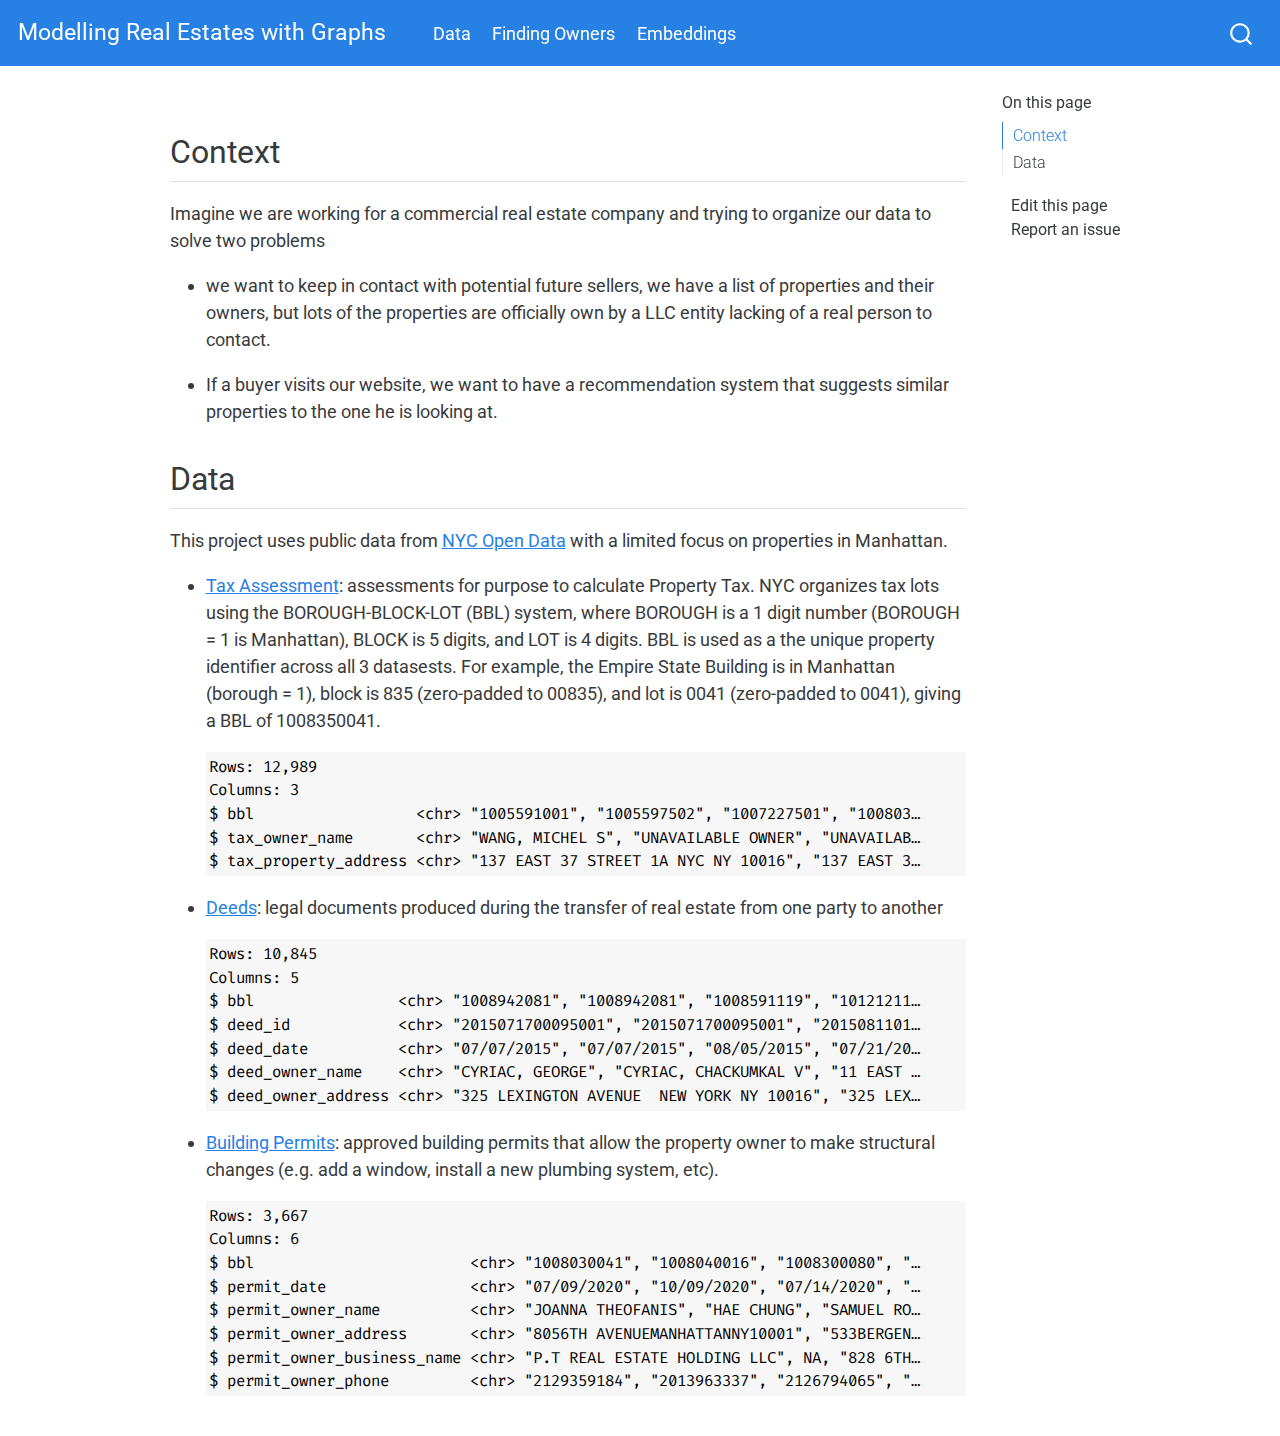
<file: index.html>
<html xmlns="http://www.w3.org/1999/xhtml">    
  <head>      
    <title>Redirect to docs/data.html</title>      
    <meta http-equiv="refresh" content="0;URL='docs/data.html'" />    
  </head>    
  <body> 
  </body>  
</html>
</file>
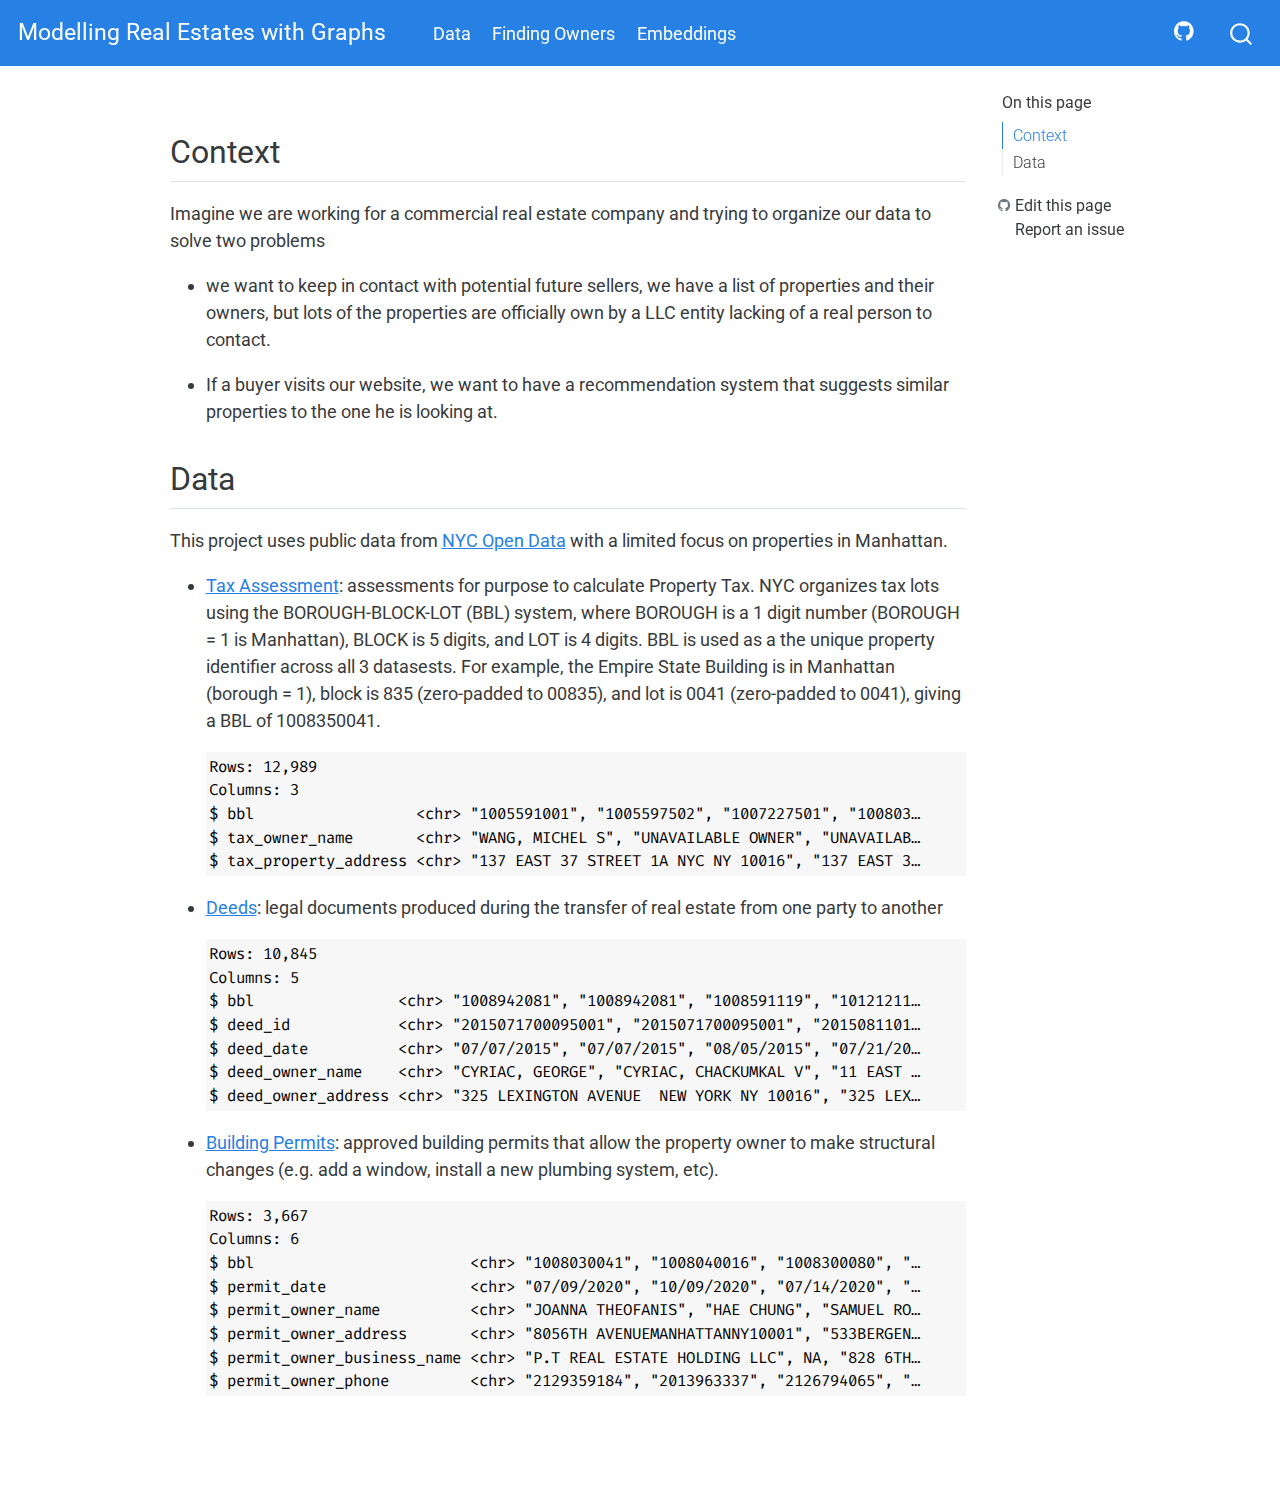
<file: docs/data.html>
<!DOCTYPE html>
<html xmlns="http://www.w3.org/1999/xhtml" lang="en" xml:lang="en"><head>

<meta charset="utf-8">
<meta name="generator" content="quarto-1.2.198">

<meta name="viewport" content="width=device-width, initial-scale=1.0, user-scalable=yes">


<title>Modelling Real Estates with Graphs – data</title>
<style>
code{white-space: pre-wrap;}
span.smallcaps{font-variant: small-caps;}
div.columns{display: flex; gap: min(4vw, 1.5em);}
div.column{flex: auto; overflow-x: auto;}
div.hanging-indent{margin-left: 1.5em; text-indent: -1.5em;}
ul.task-list{list-style: none;}
ul.task-list li input[type="checkbox"] {
  width: 0.8em;
  margin: 0 0.8em 0.2em -1.6em;
  vertical-align: middle;
}
</style>


<script src="../site_libs/quarto-nav/quarto-nav.js"></script>
<script src="../site_libs/quarto-nav/headroom.min.js"></script>
<script src="../site_libs/clipboard/clipboard.min.js"></script>
<script src="../site_libs/quarto-search/autocomplete.umd.js"></script>
<script src="../site_libs/quarto-search/fuse.min.js"></script>
<script src="../site_libs/quarto-search/quarto-search.js"></script>
<meta name="quarto:offset" content="../">
<script src="../site_libs/quarto-html/quarto.js"></script>
<script src="../site_libs/quarto-html/popper.min.js"></script>
<script src="../site_libs/quarto-html/tippy.umd.min.js"></script>
<script src="../site_libs/quarto-html/anchor.min.js"></script>
<link href="../site_libs/quarto-html/tippy.css" rel="stylesheet">
<link href="../site_libs/quarto-html/quarto-syntax-highlighting.css" rel="stylesheet" id="quarto-text-highlighting-styles">
<script src="../site_libs/bootstrap/bootstrap.min.js"></script>
<link href="../site_libs/bootstrap/bootstrap-icons.css" rel="stylesheet">
<link href="../site_libs/bootstrap/bootstrap.min.css" rel="stylesheet" id="quarto-bootstrap" data-mode="light">
<script id="quarto-search-options" type="application/json">{
  "location": "navbar",
  "copy-button": false,
  "collapse-after": 3,
  "panel-placement": "end",
  "type": "overlay",
  "limit": 20,
  "language": {
    "search-no-results-text": "No results",
    "search-matching-documents-text": "matching documents",
    "search-copy-link-title": "Copy link to search",
    "search-hide-matches-text": "Hide additional matches",
    "search-more-match-text": "more match in this document",
    "search-more-matches-text": "more matches in this document",
    "search-clear-button-title": "Clear",
    "search-detached-cancel-button-title": "Cancel",
    "search-submit-button-title": "Submit"
  }
}</script>


</head>

<body class="nav-fixed">

<div id="quarto-search-results"></div>
  <header id="quarto-header" class="headroom fixed-top">
    <nav class="navbar navbar-expand-lg navbar-dark ">
      <div class="navbar-container container-fluid">
      <div class="navbar-brand-container">
    <a class="navbar-brand" href="../index.html">
    <span class="navbar-title">Modelling Real Estates with Graphs</span>
    </a>
  </div>
          <button class="navbar-toggler" type="button" data-bs-toggle="collapse" data-bs-target="#navbarCollapse" aria-controls="navbarCollapse" aria-expanded="false" aria-label="Toggle navigation" onclick="if (window.quartoToggleHeadroom) { window.quartoToggleHeadroom(); }">
  <span class="navbar-toggler-icon"></span>
</button>
          <div class="collapse navbar-collapse" id="navbarCollapse">
            <ul class="navbar-nav navbar-nav-scroll me-auto">
  <li class="nav-item">
    <a class="nav-link active" href="../docs/data.html" aria-current="page">
 <span class="menu-text">Data</span></a>
  </li>  
  <li class="nav-item">
    <a class="nav-link" href="../docs/owners.html">
 <span class="menu-text">Finding Owners</span></a>
  </li>  
  <li class="nav-item">
    <a class="nav-link" href="../docs/embedding.html">
 <span class="menu-text">Embeddings</span></a>
  </li>  
</ul>
            <ul class="navbar-nav navbar-nav-scroll ms-auto">
  <li class="nav-item compact">
    <a class="nav-link" href="https://github.com/qiushiyan/nyc-properties-knowledge-graph"><i class="bi bi-github" role="img" aria-label="GitHub">
</i> 
 <span class="menu-text"></span></a>
  </li>  
</ul>
              <div id="quarto-search" class="" title="Search"></div>
          </div> <!-- /navcollapse -->
      </div> <!-- /container-fluid -->
    </nav>
</header>
<!-- content -->
<div id="quarto-content" class="quarto-container page-columns page-rows-contents page-layout-article page-navbar">
<!-- sidebar -->
<!-- margin-sidebar -->
    <div id="quarto-margin-sidebar" class="sidebar margin-sidebar">
        <nav id="TOC" role="doc-toc" class="toc-active">
    <h2 id="toc-title">On this page</h2>
   
  <ul>
  <li><a href="#context" id="toc-context" class="nav-link active" data-scroll-target="#context">Context</a></li>
  <li><a href="#data" id="toc-data" class="nav-link" data-scroll-target="#data">Data</a></li>
  </ul>
<div class="toc-actions"><div><i class="bi bi-github"></i></div><div class="action-links"><p><a href="https://github.com/qiushiyan/nyc-properties-knowledge-graph/edit/main/docs/data.qmd" class="toc-action">Edit this page</a></p><p><a href="https://github.com/qiushiyan/nyc-properties-knowledge-graph/issues/new" class="toc-action">Report an issue</a></p></div></div></nav>
    </div>
<!-- main -->
<main class="content" id="quarto-document-content">



<section id="context" class="level2">
<h2 class="anchored" data-anchor-id="context">Context</h2>
<p>Imagine we are working for a commercial real estate company and trying to organize our data to solve two problems</p>
<ul>
<li><p>we want to keep in contact with potential future sellers, we have a list of properties and their owners, but lots of the properties are officially own by a LLC entity lacking of a real person to contact.</p></li>
<li><p>If a buyer visits our website, we want to have a recommendation system that suggests similar properties to the one he is looking at.</p></li>
</ul>
</section>
<section id="data" class="level2">
<h2 class="anchored" data-anchor-id="data">Data</h2>
<p>This project uses public data from <a href="https://opendata.cityofnewyork.us/">NYC Open Data</a> with a limited focus on properties in Manhattan.</p>
<ul>
<li><p><a href="https://data.cityofnewyork.us/City-Government/Property-Valuation-and-Assessment-Data-Tax-Classes/8y4t-faws">Tax Assessment</a>: assessments for purpose to calculate Property Tax. NYC organizes tax lots using the BOROUGH-BLOCK-LOT (BBL) system, where BOROUGH is a 1 digit number (BOROUGH = 1 is Manhattan), BLOCK is 5 digits, and LOT is 4 digits. BBL is used as a the unique property identifier across all 3 datasests. For example, the Empire State Building is in Manhattan (borough = 1), block is 835 (zero-padded to 00835), and lot is 0041 (zero-padded to 0041), giving a BBL of 1008350041.</p>
<div class="cell">
<div class="cell-output cell-output-stdout">
<pre><code>Rows: 12,989
Columns: 3
$ bbl                  &lt;chr&gt; "1005591001", "1005597502", "1007227501", "100803…
$ tax_owner_name       &lt;chr&gt; "WANG, MICHEL S", "UNAVAILABLE OWNER", "UNAVAILAB…
$ tax_property_address &lt;chr&gt; "137 EAST 37 STREET 1A NYC NY 10016", "137 EAST 3…</code></pre>
</div>
</div></li>
<li><p><a href="https://data.cityofnewyork.us/City-Government/ACRIS-Real-Property-Master/bnx9-e6tj">Deeds</a>: legal documents produced during the transfer of real estate from one party to another</p>
<div class="cell">
<div class="cell-output cell-output-stdout">
<pre><code>Rows: 10,845
Columns: 5
$ bbl                &lt;chr&gt; "1008942081", "1008942081", "1008591119", "10121211…
$ deed_id            &lt;chr&gt; "2015071700095001", "2015071700095001", "2015081101…
$ deed_date          &lt;chr&gt; "07/07/2015", "07/07/2015", "08/05/2015", "07/21/20…
$ deed_owner_name    &lt;chr&gt; "CYRIAC, GEORGE", "CYRIAC, CHACKUMKAL V", "11 EAST …
$ deed_owner_address &lt;chr&gt; "325 LEXINGTON AVENUE  NEW YORK NY 10016", "325 LEX…</code></pre>
</div>
</div></li>
<li><p><a href="https://data.cityofnewyork.us/Housing-Development/DOB-Permit-Issuance/ipu4-2q9a">Building Permits</a>: approved building permits that allow the property owner to make structural changes (e.g.&nbsp;add a window, install a new plumbing system, etc).</p>
<div class="cell">
<div class="cell-output cell-output-stdout">
<pre><code>Rows: 3,667
Columns: 6
$ bbl                        &lt;chr&gt; "1008030041", "1008040016", "1008300080", "…
$ permit_date                &lt;chr&gt; "07/09/2020", "10/09/2020", "07/14/2020", "…
$ permit_owner_name          &lt;chr&gt; "JOANNA THEOFANIS", "HAE CHUNG", "SAMUEL RO…
$ permit_owner_address       &lt;chr&gt; "8056TH AVENUEMANHATTANNY10001", "533BERGEN…
$ permit_owner_business_name &lt;chr&gt; "P.T REAL ESTATE HOLDING LLC", NA, "828 6TH…
$ permit_owner_phone         &lt;chr&gt; "2129359184", "2013963337", "2126794065", "…</code></pre>
</div>
</div></li>
</ul>


<!-- -->

</section>

</main> <!-- /main -->
<script id="quarto-html-after-body" type="application/javascript">
window.document.addEventListener("DOMContentLoaded", function (event) {
  const toggleBodyColorMode = (bsSheetEl) => {
    const mode = bsSheetEl.getAttribute("data-mode");
    const bodyEl = window.document.querySelector("body");
    if (mode === "dark") {
      bodyEl.classList.add("quarto-dark");
      bodyEl.classList.remove("quarto-light");
    } else {
      bodyEl.classList.add("quarto-light");
      bodyEl.classList.remove("quarto-dark");
    }
  }
  const toggleBodyColorPrimary = () => {
    const bsSheetEl = window.document.querySelector("link#quarto-bootstrap");
    if (bsSheetEl) {
      toggleBodyColorMode(bsSheetEl);
    }
  }
  toggleBodyColorPrimary();  
  const icon = "";
  const anchorJS = new window.AnchorJS();
  anchorJS.options = {
    placement: 'right',
    icon: icon
  };
  anchorJS.add('.anchored');
  const clipboard = new window.ClipboardJS('.code-copy-button', {
    target: function(trigger) {
      return trigger.previousElementSibling;
    }
  });
  clipboard.on('success', function(e) {
    // button target
    const button = e.trigger;
    // don't keep focus
    button.blur();
    // flash "checked"
    button.classList.add('code-copy-button-checked');
    var currentTitle = button.getAttribute("title");
    button.setAttribute("title", "Copied!");
    let tooltip;
    if (window.bootstrap) {
      button.setAttribute("data-bs-toggle", "tooltip");
      button.setAttribute("data-bs-placement", "left");
      button.setAttribute("data-bs-title", "Copied!");
      tooltip = new bootstrap.Tooltip(button, 
        { trigger: "manual", 
          customClass: "code-copy-button-tooltip",
          offset: [0, -8]});
      tooltip.show();    
    }
    setTimeout(function() {
      if (tooltip) {
        tooltip.hide();
        button.removeAttribute("data-bs-title");
        button.removeAttribute("data-bs-toggle");
        button.removeAttribute("data-bs-placement");
      }
      button.setAttribute("title", currentTitle);
      button.classList.remove('code-copy-button-checked');
    }, 1000);
    // clear code selection
    e.clearSelection();
  });
  const viewSource = window.document.getElementById('quarto-view-source') ||
                     window.document.getElementById('quarto-code-tools-source');
  if (viewSource) {
    const sourceUrl = viewSource.getAttribute("data-quarto-source-url");
    viewSource.addEventListener("click", function(e) {
      if (sourceUrl) {
        // rstudio viewer pane
        if (/\bcapabilities=\b/.test(window.location)) {
          window.open(sourceUrl);
        } else {
          window.location.href = sourceUrl;
        }
      } else {
        const modal = new bootstrap.Modal(document.getElementById('quarto-embedded-source-code-modal'));
        modal.show();
      }
      return false;
    });
  }
  function toggleCodeHandler(show) {
    return function(e) {
      const detailsSrc = window.document.querySelectorAll(".cell > details > .sourceCode");
      for (let i=0; i<detailsSrc.length; i++) {
        const details = detailsSrc[i].parentElement;
        if (show) {
          details.open = true;
        } else {
          details.removeAttribute("open");
        }
      }
      const cellCodeDivs = window.document.querySelectorAll(".cell > .sourceCode");
      const fromCls = show ? "hidden" : "unhidden";
      const toCls = show ? "unhidden" : "hidden";
      for (let i=0; i<cellCodeDivs.length; i++) {
        const codeDiv = cellCodeDivs[i];
        if (codeDiv.classList.contains(fromCls)) {
          codeDiv.classList.remove(fromCls);
          codeDiv.classList.add(toCls);
        } 
      }
      return false;
    }
  }
  const hideAllCode = window.document.getElementById("quarto-hide-all-code");
  if (hideAllCode) {
    hideAllCode.addEventListener("click", toggleCodeHandler(false));
  }
  const showAllCode = window.document.getElementById("quarto-show-all-code");
  if (showAllCode) {
    showAllCode.addEventListener("click", toggleCodeHandler(true));
  }
  function tippyHover(el, contentFn) {
    const config = {
      allowHTML: true,
      content: contentFn,
      maxWidth: 500,
      delay: 100,
      arrow: false,
      appendTo: function(el) {
          return el.parentElement;
      },
      interactive: true,
      interactiveBorder: 10,
      theme: 'quarto',
      placement: 'bottom-start'
    };
    window.tippy(el, config); 
  }
  const noterefs = window.document.querySelectorAll('a[role="doc-noteref"]');
  for (var i=0; i<noterefs.length; i++) {
    const ref = noterefs[i];
    tippyHover(ref, function() {
      // use id or data attribute instead here
      let href = ref.getAttribute('data-footnote-href') || ref.getAttribute('href');
      try { href = new URL(href).hash; } catch {}
      const id = href.replace(/^#\/?/, "");
      const note = window.document.getElementById(id);
      return note.innerHTML;
    });
  }
  const findCites = (el) => {
    const parentEl = el.parentElement;
    if (parentEl) {
      const cites = parentEl.dataset.cites;
      if (cites) {
        return {
          el,
          cites: cites.split(' ')
        };
      } else {
        return findCites(el.parentElement)
      }
    } else {
      return undefined;
    }
  };
  var bibliorefs = window.document.querySelectorAll('a[role="doc-biblioref"]');
  for (var i=0; i<bibliorefs.length; i++) {
    const ref = bibliorefs[i];
    const citeInfo = findCites(ref);
    if (citeInfo) {
      tippyHover(citeInfo.el, function() {
        var popup = window.document.createElement('div');
        citeInfo.cites.forEach(function(cite) {
          var citeDiv = window.document.createElement('div');
          citeDiv.classList.add('hanging-indent');
          citeDiv.classList.add('csl-entry');
          var biblioDiv = window.document.getElementById('ref-' + cite);
          if (biblioDiv) {
            citeDiv.innerHTML = biblioDiv.innerHTML;
          }
          popup.appendChild(citeDiv);
        });
        return popup.innerHTML;
      });
    }
  }
});
</script><div class="modal fade" id="quarto-embedded-source-code-modal" tabindex="-1" aria-labelledby="quarto-embedded-source-code-modal-label" aria-hidden="true"><div class="modal-dialog modal-dialog-scrollable"><div class="modal-content"><div class="modal-header"><h5 class="modal-title" id="quarto-embedded-source-code-modal-label">Source Code</h5><button class="btn-close" data-bs-dismiss="modal"></button></div><div class="modal-body"><div class="">
<pre class="markdown" data-shortcodes="false"><code>---
execute:
  echo: false
  message: false
  warning: false
---

## Context

Imagine we are working for a commercial real estate company and trying to organize our data to solve two problems

- we want to keep in contact with potential future sellers, we have a list of properties and their owners, but lots of the properties are officially own by a LLC entity lacking of a real person to contact.

- If a buyer visits our website, we want to have a recommendation system that suggests similar properties to the one he is looking at.



## Data

This project uses public data from [NYC Open Data](https://opendata.cityofnewyork.us/) with a limited focus on properties in Manhattan.

- [Tax Assessment](https://data.cityofnewyork.us/City-Government/Property-Valuation-and-Assessment-Data-Tax-Classes/8y4t-faws): assessments for purpose to calculate Property Tax. NYC organizes tax lots using the BOROUGH-BLOCK-LOT (BBL) system, where BOROUGH is a 1 digit number (BOROUGH = 1 is Manhattan), BLOCK is 5 digits, and LOT is 4 digits. BBL is used as a the unique property identifier across all 3 datasests. For example, the Empire State Building is in Manhattan (borough = 1), block is 835 (zero-padded to 00835), and lot is 0041 (zero-padded to 0041), giving a BBL of 1008350041.

  ```{r}
  vroom::vroom("data/tax_small_final.csv") |&gt;
    dplyr::mutate(bbl = as.character(bbl)) |&gt;
    dplyr::glimpse()
  ```

- [Deeds](https://data.cityofnewyork.us/City-Government/ACRIS-Real-Property-Master/bnx9-e6tj): legal documents produced during the transfer of real estate from one party to another

  ```{r}
  vroom::vroom("data/deed_small_final.csv") |&gt;
    dplyr::mutate(bbl = as.character(bbl), deed_id = as.character(deed_id)) |&gt;
    dplyr::glimpse()
  ```

- [Building Permits](https://data.cityofnewyork.us/Housing-Development/DOB-Permit-Issuance/ipu4-2q9a): approved building permits that allow the property owner to make structural changes (e.g. add a window, install a new plumbing system, etc).

  ```{r}
  vroom::vroom("data/permit_small_final.csv") |&gt;
    dplyr::mutate(bbl = as.character(bbl), permit_owner_phone = as.character(permit_owner_phone)) |&gt;
    dplyr::glimpse()
  ```

</code></pre>
</div></div></div></div></div>
</div> <!-- /content -->



</body></html>
</file>
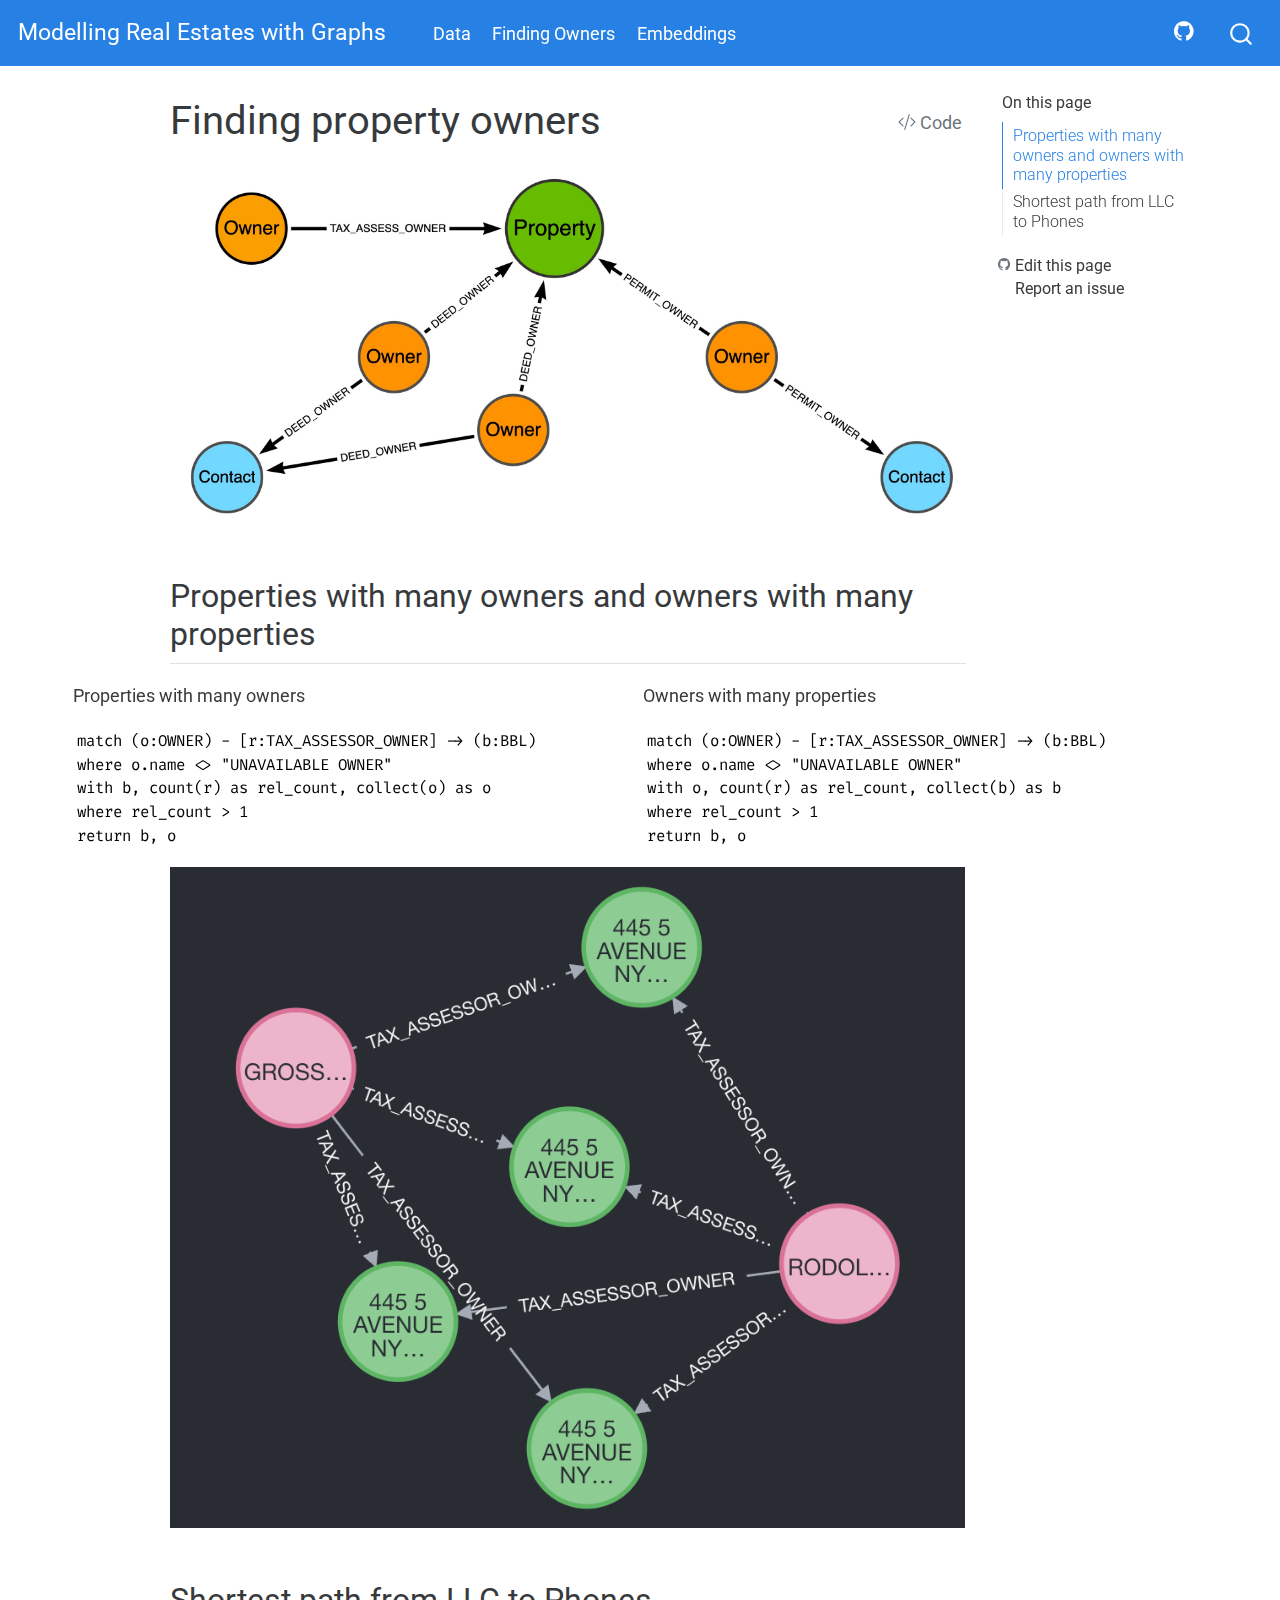
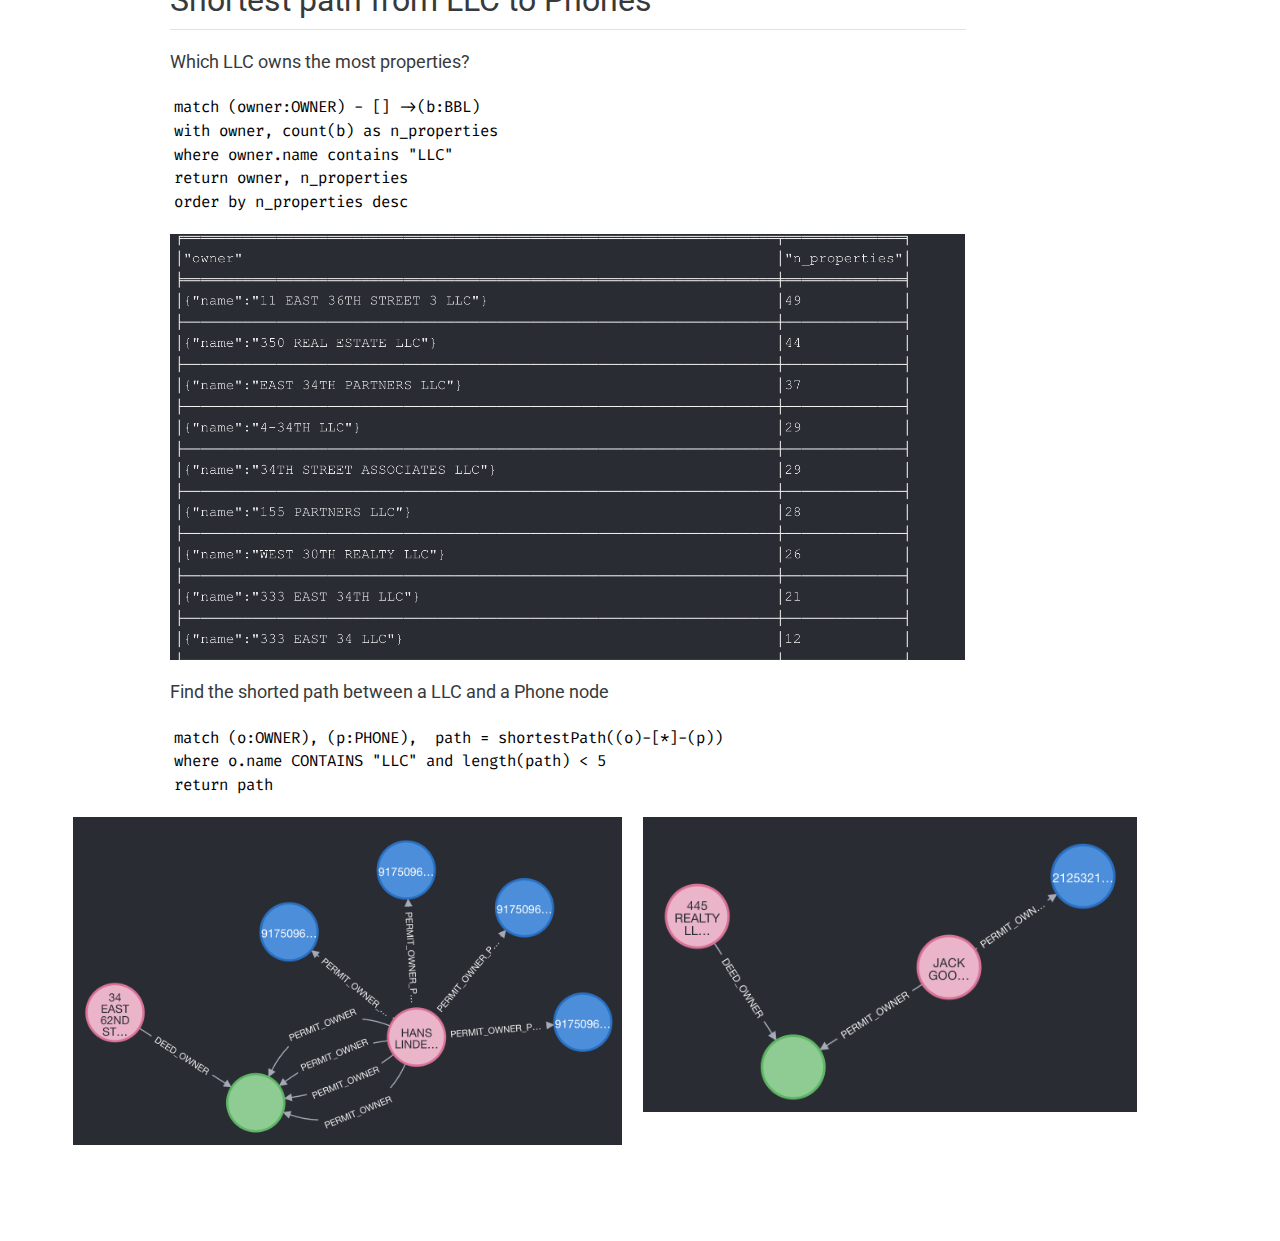
<file: docs/owners.html>
<!DOCTYPE html>
<html xmlns="http://www.w3.org/1999/xhtml" lang="en" xml:lang="en"><head>

<meta charset="utf-8">
<meta name="generator" content="quarto-1.2.198">

<meta name="viewport" content="width=device-width, initial-scale=1.0, user-scalable=yes">


<title>Modelling Real Estates with Graphs - Finding property owners</title>
<style>
code{white-space: pre-wrap;}
span.smallcaps{font-variant: small-caps;}
div.columns{display: flex; gap: min(4vw, 1.5em);}
div.column{flex: auto; overflow-x: auto;}
div.hanging-indent{margin-left: 1.5em; text-indent: -1.5em;}
ul.task-list{list-style: none;}
ul.task-list li input[type="checkbox"] {
  width: 0.8em;
  margin: 0 0.8em 0.2em -1.6em;
  vertical-align: middle;
}
pre > code.sourceCode { white-space: pre; position: relative; }
pre > code.sourceCode > span { display: inline-block; line-height: 1.25; }
pre > code.sourceCode > span:empty { height: 1.2em; }
.sourceCode { overflow: visible; }
code.sourceCode > span { color: inherit; text-decoration: inherit; }
div.sourceCode { margin: 1em 0; }
pre.sourceCode { margin: 0; }
@media screen {
div.sourceCode { overflow: auto; }
}
@media print {
pre > code.sourceCode { white-space: pre-wrap; }
pre > code.sourceCode > span { text-indent: -5em; padding-left: 5em; }
}
pre.numberSource code
  { counter-reset: source-line 0; }
pre.numberSource code > span
  { position: relative; left: -4em; counter-increment: source-line; }
pre.numberSource code > span > a:first-child::before
  { content: counter(source-line);
    position: relative; left: -1em; text-align: right; vertical-align: baseline;
    border: none; display: inline-block;
    -webkit-touch-callout: none; -webkit-user-select: none;
    -khtml-user-select: none; -moz-user-select: none;
    -ms-user-select: none; user-select: none;
    padding: 0 4px; width: 4em;
    color: #aaaaaa;
  }
pre.numberSource { margin-left: 3em; border-left: 1px solid #aaaaaa;  padding-left: 4px; }
div.sourceCode
  {   }
@media screen {
pre > code.sourceCode > span > a:first-child::before { text-decoration: underline; }
}
code span.al { color: #ff0000; font-weight: bold; } /* Alert */
code span.an { color: #60a0b0; font-weight: bold; font-style: italic; } /* Annotation */
code span.at { color: #7d9029; } /* Attribute */
code span.bn { color: #40a070; } /* BaseN */
code span.bu { color: #008000; } /* BuiltIn */
code span.cf { color: #007020; font-weight: bold; } /* ControlFlow */
code span.ch { color: #4070a0; } /* Char */
code span.cn { color: #880000; } /* Constant */
code span.co { color: #60a0b0; font-style: italic; } /* Comment */
code span.cv { color: #60a0b0; font-weight: bold; font-style: italic; } /* CommentVar */
code span.do { color: #ba2121; font-style: italic; } /* Documentation */
code span.dt { color: #902000; } /* DataType */
code span.dv { color: #40a070; } /* DecVal */
code span.er { color: #ff0000; font-weight: bold; } /* Error */
code span.ex { } /* Extension */
code span.fl { color: #40a070; } /* Float */
code span.fu { color: #06287e; } /* Function */
code span.im { color: #008000; font-weight: bold; } /* Import */
code span.in { color: #60a0b0; font-weight: bold; font-style: italic; } /* Information */
code span.kw { color: #007020; font-weight: bold; } /* Keyword */
code span.op { color: #666666; } /* Operator */
code span.ot { color: #007020; } /* Other */
code span.pp { color: #bc7a00; } /* Preprocessor */
code span.sc { color: #4070a0; } /* SpecialChar */
code span.ss { color: #bb6688; } /* SpecialString */
code span.st { color: #4070a0; } /* String */
code span.va { color: #19177c; } /* Variable */
code span.vs { color: #4070a0; } /* VerbatimString */
code span.wa { color: #60a0b0; font-weight: bold; font-style: italic; } /* Warning */
</style>


<script src="../site_libs/quarto-nav/quarto-nav.js"></script>
<script src="../site_libs/quarto-nav/headroom.min.js"></script>
<script src="../site_libs/clipboard/clipboard.min.js"></script>
<script src="../site_libs/quarto-search/autocomplete.umd.js"></script>
<script src="../site_libs/quarto-search/fuse.min.js"></script>
<script src="../site_libs/quarto-search/quarto-search.js"></script>
<meta name="quarto:offset" content="../">
<script src="../site_libs/quarto-html/quarto.js"></script>
<script src="../site_libs/quarto-html/popper.min.js"></script>
<script src="../site_libs/quarto-html/tippy.umd.min.js"></script>
<script src="../site_libs/quarto-html/anchor.min.js"></script>
<link href="../site_libs/quarto-html/tippy.css" rel="stylesheet">
<link href="../site_libs/quarto-html/quarto-syntax-highlighting.css" rel="stylesheet" id="quarto-text-highlighting-styles">
<script src="../site_libs/bootstrap/bootstrap.min.js"></script>
<link href="../site_libs/bootstrap/bootstrap-icons.css" rel="stylesheet">
<link href="../site_libs/bootstrap/bootstrap.min.css" rel="stylesheet" id="quarto-bootstrap" data-mode="light">
<script id="quarto-search-options" type="application/json">{
  "location": "navbar",
  "copy-button": false,
  "collapse-after": 3,
  "panel-placement": "end",
  "type": "overlay",
  "limit": 20,
  "language": {
    "search-no-results-text": "No results",
    "search-matching-documents-text": "matching documents",
    "search-copy-link-title": "Copy link to search",
    "search-hide-matches-text": "Hide additional matches",
    "search-more-match-text": "more match in this document",
    "search-more-matches-text": "more matches in this document",
    "search-clear-button-title": "Clear",
    "search-detached-cancel-button-title": "Cancel",
    "search-submit-button-title": "Submit"
  }
}</script>


</head>

<body class="nav-fixed">

<div id="quarto-search-results"></div>
  <header id="quarto-header" class="headroom fixed-top">
    <nav class="navbar navbar-expand-lg navbar-dark ">
      <div class="navbar-container container-fluid">
      <div class="navbar-brand-container">
    <a class="navbar-brand" href="../index.html">
    <span class="navbar-title">Modelling Real Estates with Graphs</span>
    </a>
  </div>
          <button class="navbar-toggler" type="button" data-bs-toggle="collapse" data-bs-target="#navbarCollapse" aria-controls="navbarCollapse" aria-expanded="false" aria-label="Toggle navigation" onclick="if (window.quartoToggleHeadroom) { window.quartoToggleHeadroom(); }">
  <span class="navbar-toggler-icon"></span>
</button>
          <div class="collapse navbar-collapse" id="navbarCollapse">
            <ul class="navbar-nav navbar-nav-scroll me-auto">
  <li class="nav-item">
    <a class="nav-link" href="../docs/data.html">
 <span class="menu-text">Data</span></a>
  </li>  
  <li class="nav-item">
    <a class="nav-link active" href="../docs/owners.html" aria-current="page">
 <span class="menu-text">Finding Owners</span></a>
  </li>  
  <li class="nav-item">
    <a class="nav-link" href="../docs/embedding.html">
 <span class="menu-text">Embeddings</span></a>
  </li>  
</ul>
            <ul class="navbar-nav navbar-nav-scroll ms-auto">
  <li class="nav-item compact">
    <a class="nav-link" href="https://github.com/qiushiyan/nyc-properties-knowledge-graph"><i class="bi bi-github" role="img" aria-label="GitHub">
</i> 
 <span class="menu-text"></span></a>
  </li>  
</ul>
              <div id="quarto-search" class="" title="Search"></div>
          </div> <!-- /navcollapse -->
      </div> <!-- /container-fluid -->
    </nav>
</header>
<!-- content -->
<div id="quarto-content" class="quarto-container page-columns page-rows-contents page-layout-article page-navbar">
<!-- sidebar -->
<!-- margin-sidebar -->
    <div id="quarto-margin-sidebar" class="sidebar margin-sidebar">
        <nav id="TOC" role="doc-toc" class="toc-active">
    <h2 id="toc-title">On this page</h2>
   
  <ul>
  <li><a href="#properties-with-many-owners-and-owners-with-many-properties" id="toc-properties-with-many-owners-and-owners-with-many-properties" class="nav-link active" data-scroll-target="#properties-with-many-owners-and-owners-with-many-properties">Properties with many owners and owners with many properties</a></li>
  <li><a href="#shortest-path-from-llc-to-phones" id="toc-shortest-path-from-llc-to-phones" class="nav-link" data-scroll-target="#shortest-path-from-llc-to-phones">Shortest path from LLC to Phones</a></li>
  </ul>
<div class="toc-actions"><div><i class="bi bi-github"></i></div><div class="action-links"><p><a href="https://github.com/qiushiyan/nyc-properties-knowledge-graph/edit/main/docs/owners.qmd" class="toc-action">Edit this page</a></p><p><a href="https://github.com/qiushiyan/nyc-properties-knowledge-graph/issues/new" class="toc-action">Report an issue</a></p></div></div></nav>
    </div>
<!-- main -->
<main class="content page-columns page-full" id="quarto-document-content">

<header id="title-block-header" class="quarto-title-block default">
<div class="quarto-title">
<div class="quarto-title-block"><div><h1 class="title">Finding property owners</h1><button type="button" class="btn code-tools-button" id="quarto-code-tools-source"><i class="bi"></i> Code</button></div></div>
</div>



<div class="quarto-title-meta">

    
  
    
  </div>
  

</header>

<p><img src="images/owner.png" class="img-fluid"></p>
<section id="properties-with-many-owners-and-owners-with-many-properties" class="level2 page-columns page-full">
<h2 class="anchored" data-anchor-id="properties-with-many-owners-and-owners-with-many-properties">Properties with many owners and owners with many properties</h2>
<div class="columns column-page-inset">
<div class="column" style="margin-right: 20px">
<p>Properties with many owners</p>
<pre class="cypher"><code>match (o:OWNER) - [r:TAX_ASSESSOR_OWNER] -&gt; (b:BBL)
where o.name &lt;&gt; "UNAVAILABLE OWNER"
with b, count(r) as rel_count, collect(o) as o
where rel_count &gt; 1
return b, o</code></pre>
</div><div class="column" style="width:45%;">
<p>Owners with many properties</p>
<pre class="cypher"><code>match (o:OWNER) - [r:TAX_ASSESSOR_OWNER] -&gt; (b:BBL)
where o.name &lt;&gt; "UNAVAILABLE OWNER"
with o, count(r) as rel_count, collect(b) as b
where rel_count &gt; 1
return b, o</code></pre>
</div>
</div>
<p><img src="images/owner-group.png" class="img-fluid"></p>
</section>
<section id="shortest-path-from-llc-to-phones" class="level2 page-columns page-full">
<h2 class="anchored" data-anchor-id="shortest-path-from-llc-to-phones">Shortest path from LLC to Phones</h2>
<p>Which LLC owns the most properties?</p>
<pre class="cypher"><code>match (owner:OWNER) - [] -&gt;(b:BBL)
with owner, count(b) as n_properties
where owner.name contains "LLC"
return owner, n_properties
order by n_properties desc</code></pre>
<p><img src="images/property-count.png" class="img-fluid"></p>
<p>Find the shorted path between a LLC and a Phone node</p>
<pre class="cypher"><code>match (o:OWNER), (p:PHONE),  path = shortestPath((o)-[*]-(p))
where o.name CONTAINS "LLC" and length(path) &lt; 5
return path</code></pre>
<div class="columns column-page-inset">
<div class="column" style="margin-right: 20px">
<p><img src="images/shortest-path-1.png" class="img-fluid"></p>
</div><div class="column" style="width:45%;">
<p><img src="images/shortest-path-2.png" class="img-fluid"></p>
</div>
</div>


<!-- -->

</section>

</main> <!-- /main -->
<script id="quarto-html-after-body" type="application/javascript">
window.document.addEventListener("DOMContentLoaded", function (event) {
  const toggleBodyColorMode = (bsSheetEl) => {
    const mode = bsSheetEl.getAttribute("data-mode");
    const bodyEl = window.document.querySelector("body");
    if (mode === "dark") {
      bodyEl.classList.add("quarto-dark");
      bodyEl.classList.remove("quarto-light");
    } else {
      bodyEl.classList.add("quarto-light");
      bodyEl.classList.remove("quarto-dark");
    }
  }
  const toggleBodyColorPrimary = () => {
    const bsSheetEl = window.document.querySelector("link#quarto-bootstrap");
    if (bsSheetEl) {
      toggleBodyColorMode(bsSheetEl);
    }
  }
  toggleBodyColorPrimary();  
  const icon = "";
  const anchorJS = new window.AnchorJS();
  anchorJS.options = {
    placement: 'right',
    icon: icon
  };
  anchorJS.add('.anchored');
  const clipboard = new window.ClipboardJS('.code-copy-button', {
    target: function(trigger) {
      return trigger.previousElementSibling;
    }
  });
  clipboard.on('success', function(e) {
    // button target
    const button = e.trigger;
    // don't keep focus
    button.blur();
    // flash "checked"
    button.classList.add('code-copy-button-checked');
    var currentTitle = button.getAttribute("title");
    button.setAttribute("title", "Copied!");
    let tooltip;
    if (window.bootstrap) {
      button.setAttribute("data-bs-toggle", "tooltip");
      button.setAttribute("data-bs-placement", "left");
      button.setAttribute("data-bs-title", "Copied!");
      tooltip = new bootstrap.Tooltip(button, 
        { trigger: "manual", 
          customClass: "code-copy-button-tooltip",
          offset: [0, -8]});
      tooltip.show();    
    }
    setTimeout(function() {
      if (tooltip) {
        tooltip.hide();
        button.removeAttribute("data-bs-title");
        button.removeAttribute("data-bs-toggle");
        button.removeAttribute("data-bs-placement");
      }
      button.setAttribute("title", currentTitle);
      button.classList.remove('code-copy-button-checked');
    }, 1000);
    // clear code selection
    e.clearSelection();
  });
  const viewSource = window.document.getElementById('quarto-view-source') ||
                     window.document.getElementById('quarto-code-tools-source');
  if (viewSource) {
    const sourceUrl = viewSource.getAttribute("data-quarto-source-url");
    viewSource.addEventListener("click", function(e) {
      if (sourceUrl) {
        // rstudio viewer pane
        if (/\bcapabilities=\b/.test(window.location)) {
          window.open(sourceUrl);
        } else {
          window.location.href = sourceUrl;
        }
      } else {
        const modal = new bootstrap.Modal(document.getElementById('quarto-embedded-source-code-modal'));
        modal.show();
      }
      return false;
    });
  }
  function toggleCodeHandler(show) {
    return function(e) {
      const detailsSrc = window.document.querySelectorAll(".cell > details > .sourceCode");
      for (let i=0; i<detailsSrc.length; i++) {
        const details = detailsSrc[i].parentElement;
        if (show) {
          details.open = true;
        } else {
          details.removeAttribute("open");
        }
      }
      const cellCodeDivs = window.document.querySelectorAll(".cell > .sourceCode");
      const fromCls = show ? "hidden" : "unhidden";
      const toCls = show ? "unhidden" : "hidden";
      for (let i=0; i<cellCodeDivs.length; i++) {
        const codeDiv = cellCodeDivs[i];
        if (codeDiv.classList.contains(fromCls)) {
          codeDiv.classList.remove(fromCls);
          codeDiv.classList.add(toCls);
        } 
      }
      return false;
    }
  }
  const hideAllCode = window.document.getElementById("quarto-hide-all-code");
  if (hideAllCode) {
    hideAllCode.addEventListener("click", toggleCodeHandler(false));
  }
  const showAllCode = window.document.getElementById("quarto-show-all-code");
  if (showAllCode) {
    showAllCode.addEventListener("click", toggleCodeHandler(true));
  }
  function tippyHover(el, contentFn) {
    const config = {
      allowHTML: true,
      content: contentFn,
      maxWidth: 500,
      delay: 100,
      arrow: false,
      appendTo: function(el) {
          return el.parentElement;
      },
      interactive: true,
      interactiveBorder: 10,
      theme: 'quarto',
      placement: 'bottom-start'
    };
    window.tippy(el, config); 
  }
  const noterefs = window.document.querySelectorAll('a[role="doc-noteref"]');
  for (var i=0; i<noterefs.length; i++) {
    const ref = noterefs[i];
    tippyHover(ref, function() {
      // use id or data attribute instead here
      let href = ref.getAttribute('data-footnote-href') || ref.getAttribute('href');
      try { href = new URL(href).hash; } catch {}
      const id = href.replace(/^#\/?/, "");
      const note = window.document.getElementById(id);
      return note.innerHTML;
    });
  }
  const findCites = (el) => {
    const parentEl = el.parentElement;
    if (parentEl) {
      const cites = parentEl.dataset.cites;
      if (cites) {
        return {
          el,
          cites: cites.split(' ')
        };
      } else {
        return findCites(el.parentElement)
      }
    } else {
      return undefined;
    }
  };
  var bibliorefs = window.document.querySelectorAll('a[role="doc-biblioref"]');
  for (var i=0; i<bibliorefs.length; i++) {
    const ref = bibliorefs[i];
    const citeInfo = findCites(ref);
    if (citeInfo) {
      tippyHover(citeInfo.el, function() {
        var popup = window.document.createElement('div');
        citeInfo.cites.forEach(function(cite) {
          var citeDiv = window.document.createElement('div');
          citeDiv.classList.add('hanging-indent');
          citeDiv.classList.add('csl-entry');
          var biblioDiv = window.document.getElementById('ref-' + cite);
          if (biblioDiv) {
            citeDiv.innerHTML = biblioDiv.innerHTML;
          }
          popup.appendChild(citeDiv);
        });
        return popup.innerHTML;
      });
    }
  }
});
</script><div class="modal fade" id="quarto-embedded-source-code-modal" tabindex="-1" aria-labelledby="quarto-embedded-source-code-modal-label" aria-hidden="true"><div class="modal-dialog modal-dialog-scrollable"><div class="modal-content"><div class="modal-header"><h5 class="modal-title" id="quarto-embedded-source-code-modal-label">Source Code</h5><button class="btn-close" data-bs-dismiss="modal"></button></div><div class="modal-body"><div class="">
<div class="sourceCode" id="cb5" data-shortcodes="false"><pre class="sourceCode markdown code-with-copy"><code class="sourceCode markdown"><span id="cb5-1"><a href="#cb5-1" aria-hidden="true" tabindex="-1"></a><span class="co">---</span></span>
<span id="cb5-2"><a href="#cb5-2" aria-hidden="true" tabindex="-1"></a><span class="an">title:</span><span class="co"> "Finding property owners"</span></span>
<span id="cb5-3"><a href="#cb5-3" aria-hidden="true" tabindex="-1"></a><span class="an">execute:</span></span>
<span id="cb5-4"><a href="#cb5-4" aria-hidden="true" tabindex="-1"></a><span class="co">  echo: false</span></span>
<span id="cb5-5"><a href="#cb5-5" aria-hidden="true" tabindex="-1"></a><span class="co">  message: false</span></span>
<span id="cb5-6"><a href="#cb5-6" aria-hidden="true" tabindex="-1"></a><span class="co">  warning: false</span></span>
<span id="cb5-7"><a href="#cb5-7" aria-hidden="true" tabindex="-1"></a><span class="co">---</span></span>
<span id="cb5-8"><a href="#cb5-8" aria-hidden="true" tabindex="-1"></a></span>
<span id="cb5-9"><a href="#cb5-9" aria-hidden="true" tabindex="-1"></a><span class="al">![](images/owner.png)</span></span>
<span id="cb5-10"><a href="#cb5-10" aria-hidden="true" tabindex="-1"></a></span>
<span id="cb5-11"><a href="#cb5-11" aria-hidden="true" tabindex="-1"></a><span class="fu">## Properties with many owners and owners with many properties</span></span>
<span id="cb5-12"><a href="#cb5-12" aria-hidden="true" tabindex="-1"></a></span>
<span id="cb5-13"><a href="#cb5-13" aria-hidden="true" tabindex="-1"></a>:::: {.columns .column-page-inset}</span>
<span id="cb5-14"><a href="#cb5-14" aria-hidden="true" tabindex="-1"></a>::: {.column width='45%' style='margin-right: 20px'}</span>
<span id="cb5-15"><a href="#cb5-15" aria-hidden="true" tabindex="-1"></a></span>
<span id="cb5-16"><a href="#cb5-16" aria-hidden="true" tabindex="-1"></a>Properties with many owners</span>
<span id="cb5-17"><a href="#cb5-17" aria-hidden="true" tabindex="-1"></a></span>
<span id="cb5-18"><a href="#cb5-18" aria-hidden="true" tabindex="-1"></a><span class="in">```{.cypher}</span></span>
<span id="cb5-19"><a href="#cb5-19" aria-hidden="true" tabindex="-1"></a>match <span class="op">(</span>o<span class="op">:</span>OWNER<span class="op">)</span> <span class="op">-</span> <span class="op">[</span>r<span class="op">:</span>TAX_ASSESSOR_OWNER<span class="op">]</span> <span class="op">-&gt;</span> <span class="op">(</span>b<span class="op">:</span>BBL<span class="op">)</span></span>
<span id="cb5-20"><a href="#cb5-20" aria-hidden="true" tabindex="-1"></a>where o<span class="op">.</span>name <span class="op">&lt;&gt;</span> <span class="st">"UNAVAILABLE OWNER"</span></span>
<span id="cb5-21"><a href="#cb5-21" aria-hidden="true" tabindex="-1"></a>with b<span class="op">,</span> count<span class="op">(</span>r<span class="op">)</span> as rel_count<span class="op">,</span> collect<span class="op">(</span>o<span class="op">)</span> as o</span>
<span id="cb5-22"><a href="#cb5-22" aria-hidden="true" tabindex="-1"></a>where rel_count <span class="op">&gt;</span> <span class="dv">1</span></span>
<span id="cb5-23"><a href="#cb5-23" aria-hidden="true" tabindex="-1"></a><span class="cf">return</span> b<span class="op">,</span> o</span>
<span id="cb5-24"><a href="#cb5-24" aria-hidden="true" tabindex="-1"></a><span class="in">```</span></span>
<span id="cb5-25"><a href="#cb5-25" aria-hidden="true" tabindex="-1"></a></span>
<span id="cb5-26"><a href="#cb5-26" aria-hidden="true" tabindex="-1"></a>:::</span>
<span id="cb5-27"><a href="#cb5-27" aria-hidden="true" tabindex="-1"></a>::: {.column width='45%'}</span>
<span id="cb5-28"><a href="#cb5-28" aria-hidden="true" tabindex="-1"></a></span>
<span id="cb5-29"><a href="#cb5-29" aria-hidden="true" tabindex="-1"></a>Owners with many properties</span>
<span id="cb5-30"><a href="#cb5-30" aria-hidden="true" tabindex="-1"></a></span>
<span id="cb5-31"><a href="#cb5-31" aria-hidden="true" tabindex="-1"></a><span class="in">```{.cypher}</span></span>
<span id="cb5-32"><a href="#cb5-32" aria-hidden="true" tabindex="-1"></a>match <span class="op">(</span>o<span class="op">:</span>OWNER<span class="op">)</span> <span class="op">-</span> <span class="op">[</span>r<span class="op">:</span>TAX_ASSESSOR_OWNER<span class="op">]</span> <span class="op">-&gt;</span> <span class="op">(</span>b<span class="op">:</span>BBL<span class="op">)</span></span>
<span id="cb5-33"><a href="#cb5-33" aria-hidden="true" tabindex="-1"></a>where o<span class="op">.</span>name <span class="op">&lt;&gt;</span> <span class="st">"UNAVAILABLE OWNER"</span></span>
<span id="cb5-34"><a href="#cb5-34" aria-hidden="true" tabindex="-1"></a>with o<span class="op">,</span> count<span class="op">(</span>r<span class="op">)</span> as rel_count<span class="op">,</span> collect<span class="op">(</span>b<span class="op">)</span> as b</span>
<span id="cb5-35"><a href="#cb5-35" aria-hidden="true" tabindex="-1"></a>where rel_count <span class="op">&gt;</span> <span class="dv">1</span></span>
<span id="cb5-36"><a href="#cb5-36" aria-hidden="true" tabindex="-1"></a><span class="cf">return</span> b<span class="op">,</span> o</span>
<span id="cb5-37"><a href="#cb5-37" aria-hidden="true" tabindex="-1"></a><span class="in">```</span></span>
<span id="cb5-38"><a href="#cb5-38" aria-hidden="true" tabindex="-1"></a></span>
<span id="cb5-39"><a href="#cb5-39" aria-hidden="true" tabindex="-1"></a>:::</span>
<span id="cb5-40"><a href="#cb5-40" aria-hidden="true" tabindex="-1"></a>::::</span>
<span id="cb5-41"><a href="#cb5-41" aria-hidden="true" tabindex="-1"></a></span>
<span id="cb5-42"><a href="#cb5-42" aria-hidden="true" tabindex="-1"></a><span class="al">![](images/owner-group.png)</span></span>
<span id="cb5-43"><a href="#cb5-43" aria-hidden="true" tabindex="-1"></a></span>
<span id="cb5-44"><a href="#cb5-44" aria-hidden="true" tabindex="-1"></a><span class="fu">## Shortest path from LLC to Phones</span></span>
<span id="cb5-45"><a href="#cb5-45" aria-hidden="true" tabindex="-1"></a></span>
<span id="cb5-46"><a href="#cb5-46" aria-hidden="true" tabindex="-1"></a>Which LLC owns the most properties?</span>
<span id="cb5-47"><a href="#cb5-47" aria-hidden="true" tabindex="-1"></a></span>
<span id="cb5-48"><a href="#cb5-48" aria-hidden="true" tabindex="-1"></a><span class="in">```cypher</span></span>
<span id="cb5-49"><a href="#cb5-49" aria-hidden="true" tabindex="-1"></a>match <span class="op">(</span>owner<span class="op">:</span>OWNER<span class="op">)</span> <span class="op">-</span> <span class="op">[]</span> <span class="op">-&gt;(</span>b<span class="op">:</span>BBL<span class="op">)</span></span>
<span id="cb5-50"><a href="#cb5-50" aria-hidden="true" tabindex="-1"></a>with owner<span class="op">,</span> count<span class="op">(</span>b<span class="op">)</span> as n_properties</span>
<span id="cb5-51"><a href="#cb5-51" aria-hidden="true" tabindex="-1"></a>where owner<span class="op">.</span>name contains <span class="st">"LLC"</span></span>
<span id="cb5-52"><a href="#cb5-52" aria-hidden="true" tabindex="-1"></a><span class="cf">return</span> owner<span class="op">,</span> n_properties</span>
<span id="cb5-53"><a href="#cb5-53" aria-hidden="true" tabindex="-1"></a>order by n_properties desc</span>
<span id="cb5-54"><a href="#cb5-54" aria-hidden="true" tabindex="-1"></a><span class="in">```</span></span>
<span id="cb5-55"><a href="#cb5-55" aria-hidden="true" tabindex="-1"></a></span>
<span id="cb5-56"><a href="#cb5-56" aria-hidden="true" tabindex="-1"></a><span class="al">![](images/property-count.png)</span></span>
<span id="cb5-57"><a href="#cb5-57" aria-hidden="true" tabindex="-1"></a></span>
<span id="cb5-58"><a href="#cb5-58" aria-hidden="true" tabindex="-1"></a>Find the shorted path between a LLC and a Phone node</span>
<span id="cb5-59"><a href="#cb5-59" aria-hidden="true" tabindex="-1"></a></span>
<span id="cb5-60"><a href="#cb5-60" aria-hidden="true" tabindex="-1"></a><span class="in">```cypher</span></span>
<span id="cb5-61"><a href="#cb5-61" aria-hidden="true" tabindex="-1"></a>match <span class="op">(</span>o<span class="op">:</span>OWNER<span class="op">),</span> <span class="op">(</span>p<span class="op">:</span>PHONE<span class="op">),</span>  path <span class="op">=</span> shortestPath<span class="op">((</span>o<span class="op">)-[*]-(</span>p<span class="op">))</span></span>
<span id="cb5-62"><a href="#cb5-62" aria-hidden="true" tabindex="-1"></a>where o<span class="op">.</span>name CONTAINS <span class="st">"LLC"</span> and length<span class="op">(</span>path<span class="op">)</span> <span class="op">&lt;</span> <span class="dv">5</span></span>
<span id="cb5-63"><a href="#cb5-63" aria-hidden="true" tabindex="-1"></a><span class="cf">return</span> path</span>
<span id="cb5-64"><a href="#cb5-64" aria-hidden="true" tabindex="-1"></a><span class="in">```</span></span>
<span id="cb5-65"><a href="#cb5-65" aria-hidden="true" tabindex="-1"></a></span>
<span id="cb5-66"><a href="#cb5-66" aria-hidden="true" tabindex="-1"></a></span>
<span id="cb5-67"><a href="#cb5-67" aria-hidden="true" tabindex="-1"></a>:::: {.columns .column-page-inset}</span>
<span id="cb5-68"><a href="#cb5-68" aria-hidden="true" tabindex="-1"></a>::: {.column width='45%' style='margin-right: 20px'}</span>
<span id="cb5-69"><a href="#cb5-69" aria-hidden="true" tabindex="-1"></a></span>
<span id="cb5-70"><a href="#cb5-70" aria-hidden="true" tabindex="-1"></a></span>
<span id="cb5-71"><a href="#cb5-71" aria-hidden="true" tabindex="-1"></a><span class="al">![](images/shortest-path-1.png)</span></span>
<span id="cb5-72"><a href="#cb5-72" aria-hidden="true" tabindex="-1"></a></span>
<span id="cb5-73"><a href="#cb5-73" aria-hidden="true" tabindex="-1"></a>:::</span>
<span id="cb5-74"><a href="#cb5-74" aria-hidden="true" tabindex="-1"></a>::: {.column width='45%'}</span>
<span id="cb5-75"><a href="#cb5-75" aria-hidden="true" tabindex="-1"></a></span>
<span id="cb5-76"><a href="#cb5-76" aria-hidden="true" tabindex="-1"></a></span>
<span id="cb5-77"><a href="#cb5-77" aria-hidden="true" tabindex="-1"></a><span class="al">![](images/shortest-path-2.png)</span></span>
<span id="cb5-78"><a href="#cb5-78" aria-hidden="true" tabindex="-1"></a></span>
<span id="cb5-79"><a href="#cb5-79" aria-hidden="true" tabindex="-1"></a>:::</span>
<span id="cb5-80"><a href="#cb5-80" aria-hidden="true" tabindex="-1"></a>::::</span></code><button title="Copy to Clipboard" class="code-copy-button"><i class="bi"></i></button></pre></div>
</div></div></div></div></div>
</div> <!-- /content -->



</body></html>
</file>
<file: site_libs/quarto-html/tippy.css>
.tippy-box[data-animation=fade][data-state=hidden]{opacity:0}[data-tippy-root]{max-width:calc(100vw - 10px)}.tippy-box{position:relative;background-color:#333;color:#fff;border-radius:4px;font-size:14px;line-height:1.4;white-space:normal;outline:0;transition-property:transform,visibility,opacity}.tippy-box[data-placement^=top]>.tippy-arrow{bottom:0}.tippy-box[data-placement^=top]>.tippy-arrow:before{bottom:-7px;left:0;border-width:8px 8px 0;border-top-color:initial;transform-origin:center top}.tippy-box[data-placement^=bottom]>.tippy-arrow{top:0}.tippy-box[data-placement^=bottom]>.tippy-arrow:before{top:-7px;left:0;border-width:0 8px 8px;border-bottom-color:initial;transform-origin:center bottom}.tippy-box[data-placement^=left]>.tippy-arrow{right:0}.tippy-box[data-placement^=left]>.tippy-arrow:before{border-width:8px 0 8px 8px;border-left-color:initial;right:-7px;transform-origin:center left}.tippy-box[data-placement^=right]>.tippy-arrow{left:0}.tippy-box[data-placement^=right]>.tippy-arrow:before{left:-7px;border-width:8px 8px 8px 0;border-right-color:initial;transform-origin:center right}.tippy-box[data-inertia][data-state=visible]{transition-timing-function:cubic-bezier(.54,1.5,.38,1.11)}.tippy-arrow{width:16px;height:16px;color:#333}.tippy-arrow:before{content:"";position:absolute;border-color:transparent;border-style:solid}.tippy-content{position:relative;padding:5px 9px;z-index:1}
</file>
<file: site_libs/quarto-html/quarto-syntax-highlighting.css>
/* quarto syntax highlight colors */
:root {
  --quarto-hl-ot-color: #003B4F;
  --quarto-hl-at-color: #657422;
  --quarto-hl-ss-color: #20794D;
  --quarto-hl-an-color: #5E5E5E;
  --quarto-hl-fu-color: #4758AB;
  --quarto-hl-st-color: #20794D;
  --quarto-hl-cf-color: #003B4F;
  --quarto-hl-op-color: #5E5E5E;
  --quarto-hl-er-color: #AD0000;
  --quarto-hl-bn-color: #AD0000;
  --quarto-hl-al-color: #AD0000;
  --quarto-hl-va-color: #111111;
  --quarto-hl-bu-color: inherit;
  --quarto-hl-ex-color: inherit;
  --quarto-hl-pp-color: #AD0000;
  --quarto-hl-in-color: #5E5E5E;
  --quarto-hl-vs-color: #20794D;
  --quarto-hl-wa-color: #5E5E5E;
  --quarto-hl-do-color: #5E5E5E;
  --quarto-hl-im-color: #00769E;
  --quarto-hl-ch-color: #20794D;
  --quarto-hl-dt-color: #AD0000;
  --quarto-hl-fl-color: #AD0000;
  --quarto-hl-co-color: #5E5E5E;
  --quarto-hl-cv-color: #5E5E5E;
  --quarto-hl-cn-color: #8f5902;
  --quarto-hl-sc-color: #5E5E5E;
  --quarto-hl-dv-color: #AD0000;
  --quarto-hl-kw-color: #003B4F;
}

/* other quarto variables */
:root {
  --quarto-font-monospace: SFMono-Regular, Menlo, Monaco, Consolas, "Liberation Mono", "Courier New", monospace;
}

pre > code.sourceCode > span {
  color: #003B4F;
}

code span {
  color: #003B4F;
}

code.sourceCode > span {
  color: #003B4F;
}

div.sourceCode,
div.sourceCode pre.sourceCode {
  color: #003B4F;
}

code span.ot {
  color: #003B4F;
}

code span.at {
  color: #657422;
}

code span.ss {
  color: #20794D;
}

code span.an {
  color: #5E5E5E;
}

code span.fu {
  color: #4758AB;
}

code span.st {
  color: #20794D;
}

code span.cf {
  color: #003B4F;
}

code span.op {
  color: #5E5E5E;
}

code span.er {
  color: #AD0000;
}

code span.bn {
  color: #AD0000;
}

code span.al {
  color: #AD0000;
}

code span.va {
  color: #111111;
}

code span.pp {
  color: #AD0000;
}

code span.in {
  color: #5E5E5E;
}

code span.vs {
  color: #20794D;
}

code span.wa {
  color: #5E5E5E;
  font-style: italic;
}

code span.do {
  color: #5E5E5E;
  font-style: italic;
}

code span.im {
  color: #00769E;
}

code span.ch {
  color: #20794D;
}

code span.dt {
  color: #AD0000;
}

code span.fl {
  color: #AD0000;
}

code span.co {
  color: #5E5E5E;
}

code span.cv {
  color: #5E5E5E;
  font-style: italic;
}

code span.cn {
  color: #8f5902;
}

code span.sc {
  color: #5E5E5E;
}

code span.dv {
  color: #AD0000;
}

code span.kw {
  color: #003B4F;
}

.prevent-inlining {
  content: "</";
}

/*# sourceMappingURL=debc5d5d77c3f9108843748ff7464032.css.map */
</file>
